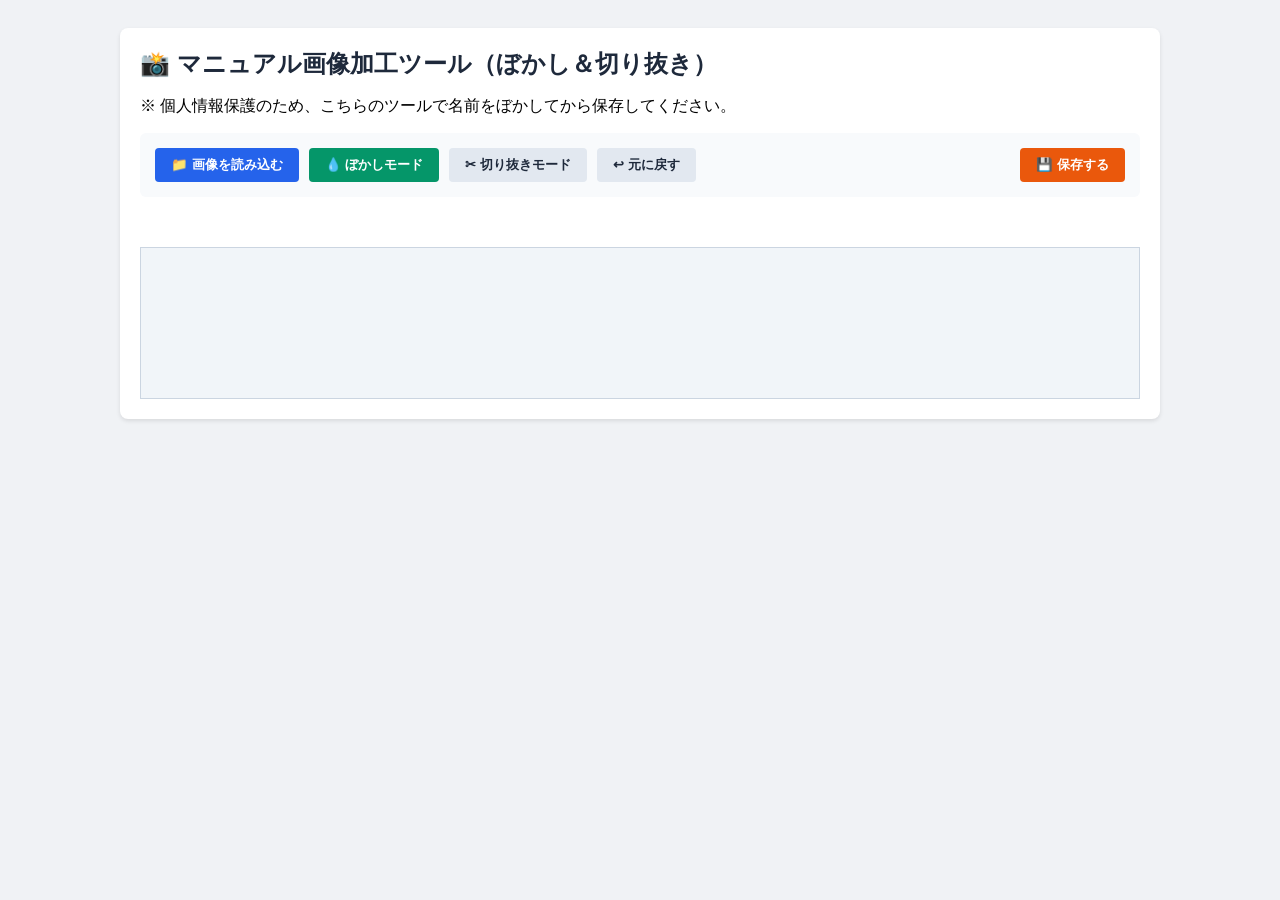
<file: image_editor.html>
﻿<!DOCTYPE html>
<html lang="ja">
<head>
    <meta charset="UTF-8">
    <meta name="viewport" content="width=device-width, initial-scale=1.0">
    <title>マニュアル用 画像処理ツール</title>
    <style>
        body { font-family: 'Segoe UI', sans-serif; background: #f0f2f5; padding: 20px; }
        .container { max-width: 1000px; margin: 0 auto; background: white; padding: 20px; border-radius: 8px; box-shadow: 0 2px 4px rgba(0,0,0,0.1); }
        h1 { font-size: 1.5rem; color: #1e293b; margin-top: 0; }
        .toolbar { display: flex; gap: 10px; margin-bottom: 20px; background: #f8fafc; padding: 15px; border-radius: 6px; align-items: center; }
        .btn { padding: 8px 16px; border: none; border-radius: 4px; cursor: pointer; font-weight: bold; }
        .btn-primary { background: #2563eb; color: white; }
        .btn-mode { background: #e2e8f0; color: #1e293b; }
        .btn-mode.active { background: #059669; color: white; }
        .editor-container { position: relative; margin-top: 20px; overflow: auto; max-height: 70vh; border: 1px solid #cbd5e1; background: #f1f5f9; display: flex; justify-content: center; }
        canvas { cursor: crosshair; max-width: 100%; display: block; }
        .file-list { display: flex; gap: 10px; overflow-x: auto; padding-bottom: 10px; margin-bottom: 20px; }
        .file-item { padding: 8px 12px; background: #e2e8f0; border-radius: 4px; cursor: pointer; white-space: nowrap; }
        .file-item.active { background: #2563eb; color: white; }
    </style>
</head>
<body>
    <div class="container">
        <h1>📸 マニュアル画像加工ツール（ぼかし＆切り抜き）</h1>
        <p>※ 個人情報保護のため、こちらのツールで名前をぼかしてから保存してください。</p>
        
        <div class="toolbar">
            <input type="file" id="file-input" multiple accept="image/*" style="display: none;">
            <button class="btn btn-primary" onclick="document.getElementById('file-input').click()">📁 画像を読み込む</button>
            <button id="mode-blur" class="btn btn-mode active">💧 ぼかしモード</button>
            <button id="mode-crop" class="btn btn-mode">✂ 切り抜きモード</button>
            <button id="btn-undo" class="btn btn-mode">↩ 元に戻す</button>
            <button id="btn-download" class="btn btn-primary" style="margin-left: auto; background: #ea580c;">💾 保存する</button>
        </div>

        <div class="file-list" id="file-list"></div>

        <div class="editor-container">
            <canvas id="canvas"></canvas>
        </div>
    </div>

    <script>
        const canvas = document.getElementById('canvas');
        const ctx = canvas.getContext('2d');
        let currentImage = null;
        let images = [];
        let currentImageIndex = -1;
        
        let mode = 'blur'; // 'blur' or 'crop'
        let isDragging = false;
        let startX, startY;
        let cropRect = null;
        let originalImageData = null;
        let history = [];

        // モード切替
        document.getElementById('mode-blur').onclick = (e) => {
            mode = 'blur';
            e.target.classList.add('active');
            document.getElementById('mode-crop').classList.remove('active');
            draw();
        };
        document.getElementById('mode-crop').onclick = (e) => {
            mode = 'crop';
            e.target.classList.add('active');
            document.getElementById('mode-blur').classList.remove('active');
            draw();
        };

        // ファイル読み込み
        document.getElementById('file-input').onchange = (e) => {
            const files = Array.from(e.target.files);
            files.forEach(file => {
                const reader = new FileReader();
                reader.onload = (event) => {
                    const img = new Image();
                    img.onload = () => {
                        images.push({ file: file, img: img, name: file.name, history: [] });
                        updateFileList();
                        if (currentImageIndex === -1) selectImage(0);
                    };
                    img.src = event.target.result;
                };
                reader.readAsDataURL(file);
            });
        };

        function updateFileList() {
            const list = document.getElementById('file-list');
            list.innerHTML = '';
            images.forEach((item, index) => {
                const el = document.createElement('div');
                el.className = 'file-item' + (index === currentImageIndex ? ' active' : '');
                el.innerText = item.name;
                el.onclick = () => selectImage(index);
                list.appendChild(el);
            });
        }

        function selectImage(index) {
            currentImageIndex = index;
            currentImage = images[index].img;
            history = images[index].history;
            updateFileList();
            
            canvas.width = currentImage.width;
            canvas.height = currentImage.height;
            if (history.length === 0) {
                ctx.drawImage(currentImage, 0, 0);
                saveHistory();
            } else {
                restoreHistory();
            }
        }

        function saveHistory() {
            history.push(canvas.toDataURL());
        }

        function restoreHistory() {
            if (history.length > 0) {
                const img = new Image();
                img.onload = () => {
                    canvas.width = img.width;
                    canvas.height = img.height;
                    ctx.drawImage(img, 0, 0);
                };
                img.src = history[history.length - 1];
            }
        }

        document.getElementById('btn-undo').onclick = () => {
            if (history.length > 1) {
                history.pop();
                restoreHistory();
            }
        };

        // マウスイベント
        function getMousePos(evt) {
            const rect = canvas.getBoundingClientRect();
            const scaleX = canvas.width / rect.width;
            const scaleY = canvas.height / rect.height;
            return {
                x: (evt.clientX - rect.left) * scaleX,
                y: (evt.clientY - rect.top) * scaleY
            };
        }

        canvas.onmousedown = (e) => {
            if (!currentImage) return;
            isDragging = true;
            const pos = getMousePos(e);
            startX = pos.x;
            startY = pos.y;
            originalImageData = ctx.getImageData(0, 0, canvas.width, canvas.height);
        };

        canvas.onmousemove = (e) => {
            if (!isDragging) return;
            const pos = getMousePos(e);
            ctx.putImageData(originalImageData, 0, 0);
            
            ctx.strokeStyle = mode === 'blur' ? 'rgba(0, 150, 255, 0.5)' : 'rgba(255, 0, 0, 0.8)';
            ctx.lineWidth = 3;
            ctx.strokeRect(startX, startY, pos.x - startX, pos.y - startY);
        };

        canvas.onmouseup = (e) => {
            if (!isDragging) return;
            isDragging = false;
            const pos = getMousePos(e);
            const w = pos.x - startX;
            const h = pos.y - startY;
            
            if (Math.abs(w) < 10 || Math.abs(h) < 10) {
                ctx.putImageData(originalImageData, 0, 0);
                return; // 小さすぎる場合は無視
            }

            ctx.putImageData(originalImageData, 0, 0);

            if (mode === 'blur') {
                applyBlur(startX, startY, w, h);
            } else if (mode === 'crop') {
                applyCrop(startX, startY, w, h);
            }
        };

        function applyBlur(x, y, w, h) {
            // 正の幅・高さに変換
            const rx = w < 0 ? x + w : x;
            const ry = h < 0 ? y + h : y;
            const rw = Math.abs(w);
            const rh = Math.abs(h);
            
            ctx.filter = 'blur(15px)';
            ctx.drawImage(canvas, rx, ry, rw, rh, rx, ry, rw, rh);
            ctx.filter = 'none';
            saveHistory();
        }

        function applyCrop(x, y, w, h) {
            const rx = w < 0 ? x + w : x;
            const ry = h < 0 ? y + h : y;
            const rw = Math.abs(w);
            const rh = Math.abs(h);

            const imageData = ctx.getImageData(rx, ry, rw, rh);
            canvas.width = rw;
            canvas.height = rh;
            ctx.putImageData(imageData, 0, 0);
            saveHistory();
        }

        // ダウンロード
        document.getElementById('btn-download').onclick = () => {
            if (!currentImage) return;
            const link = document.createElement('a');
            link.download = 'processed_' + images[currentImageIndex].name;
            link.href = canvas.toDataURL('image/jpeg', 0.9);
            link.click();
        };
    </script>
</body>
</html>
</file>
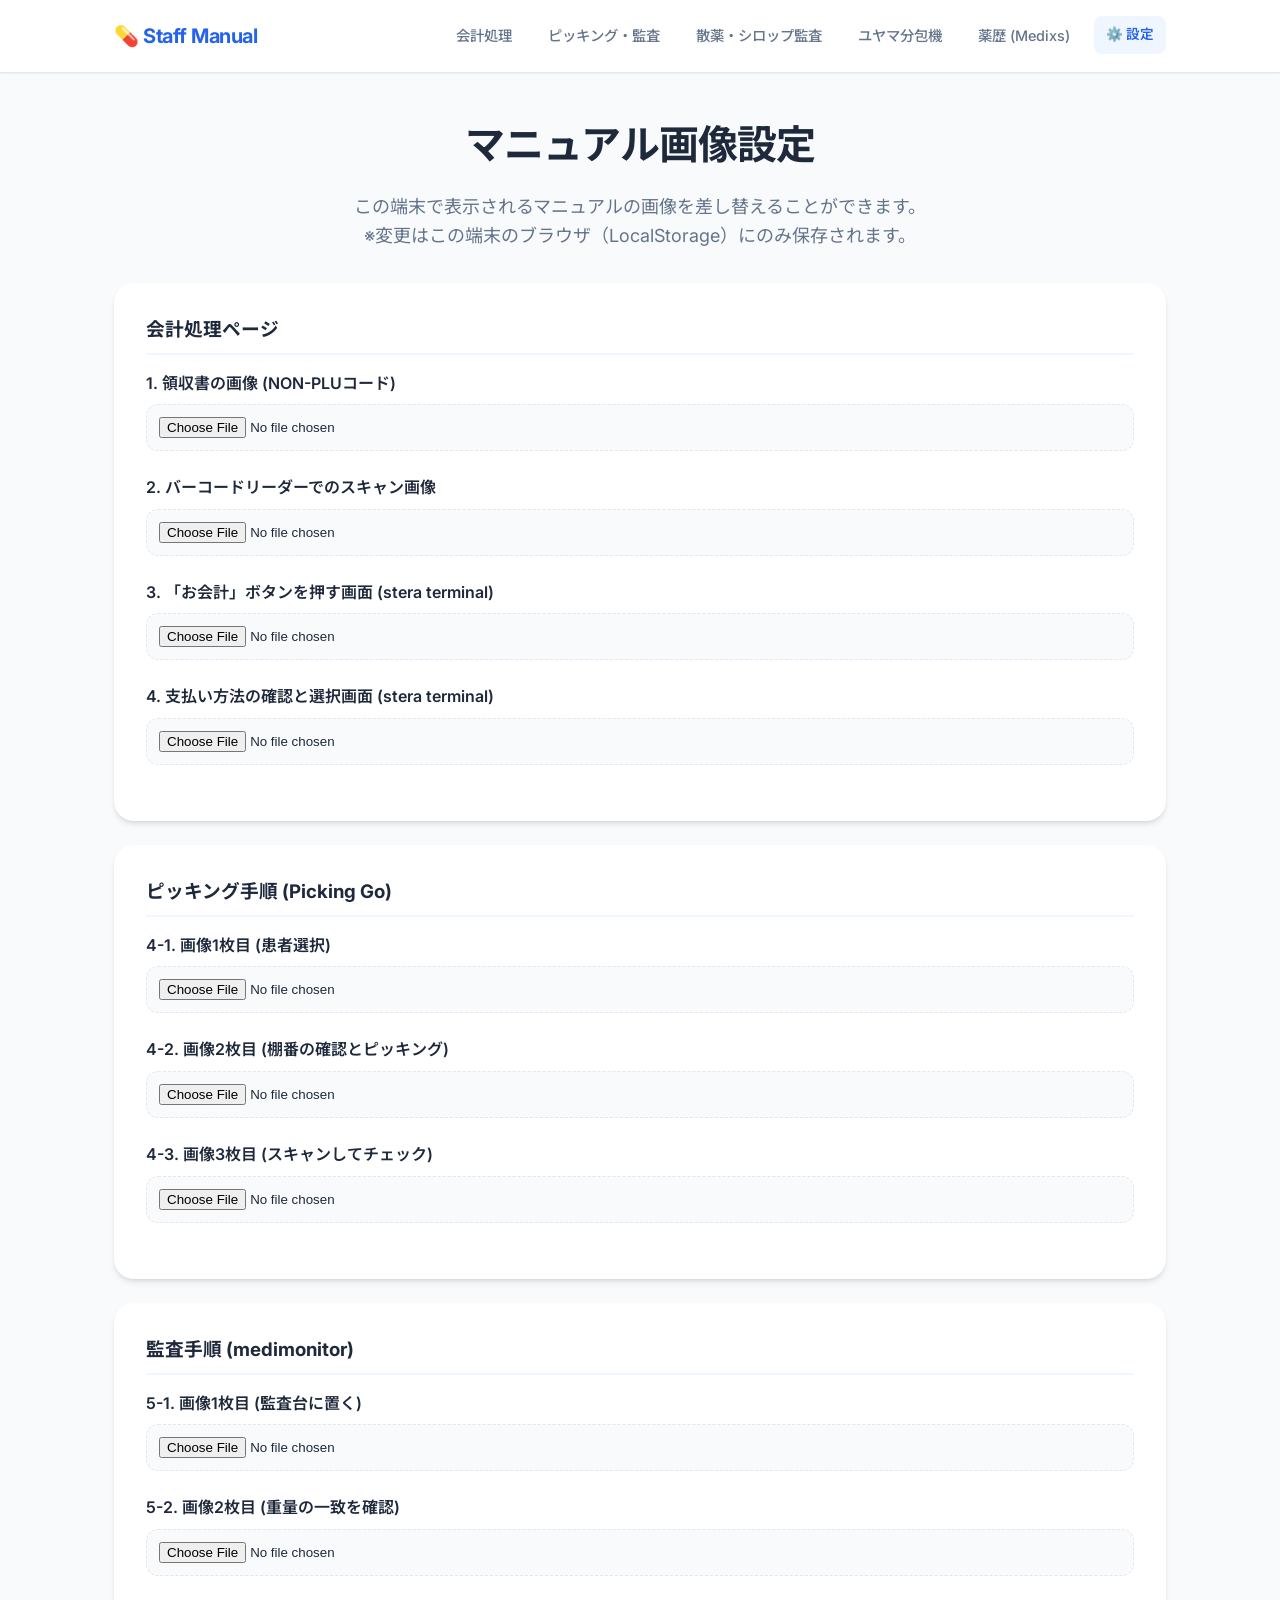
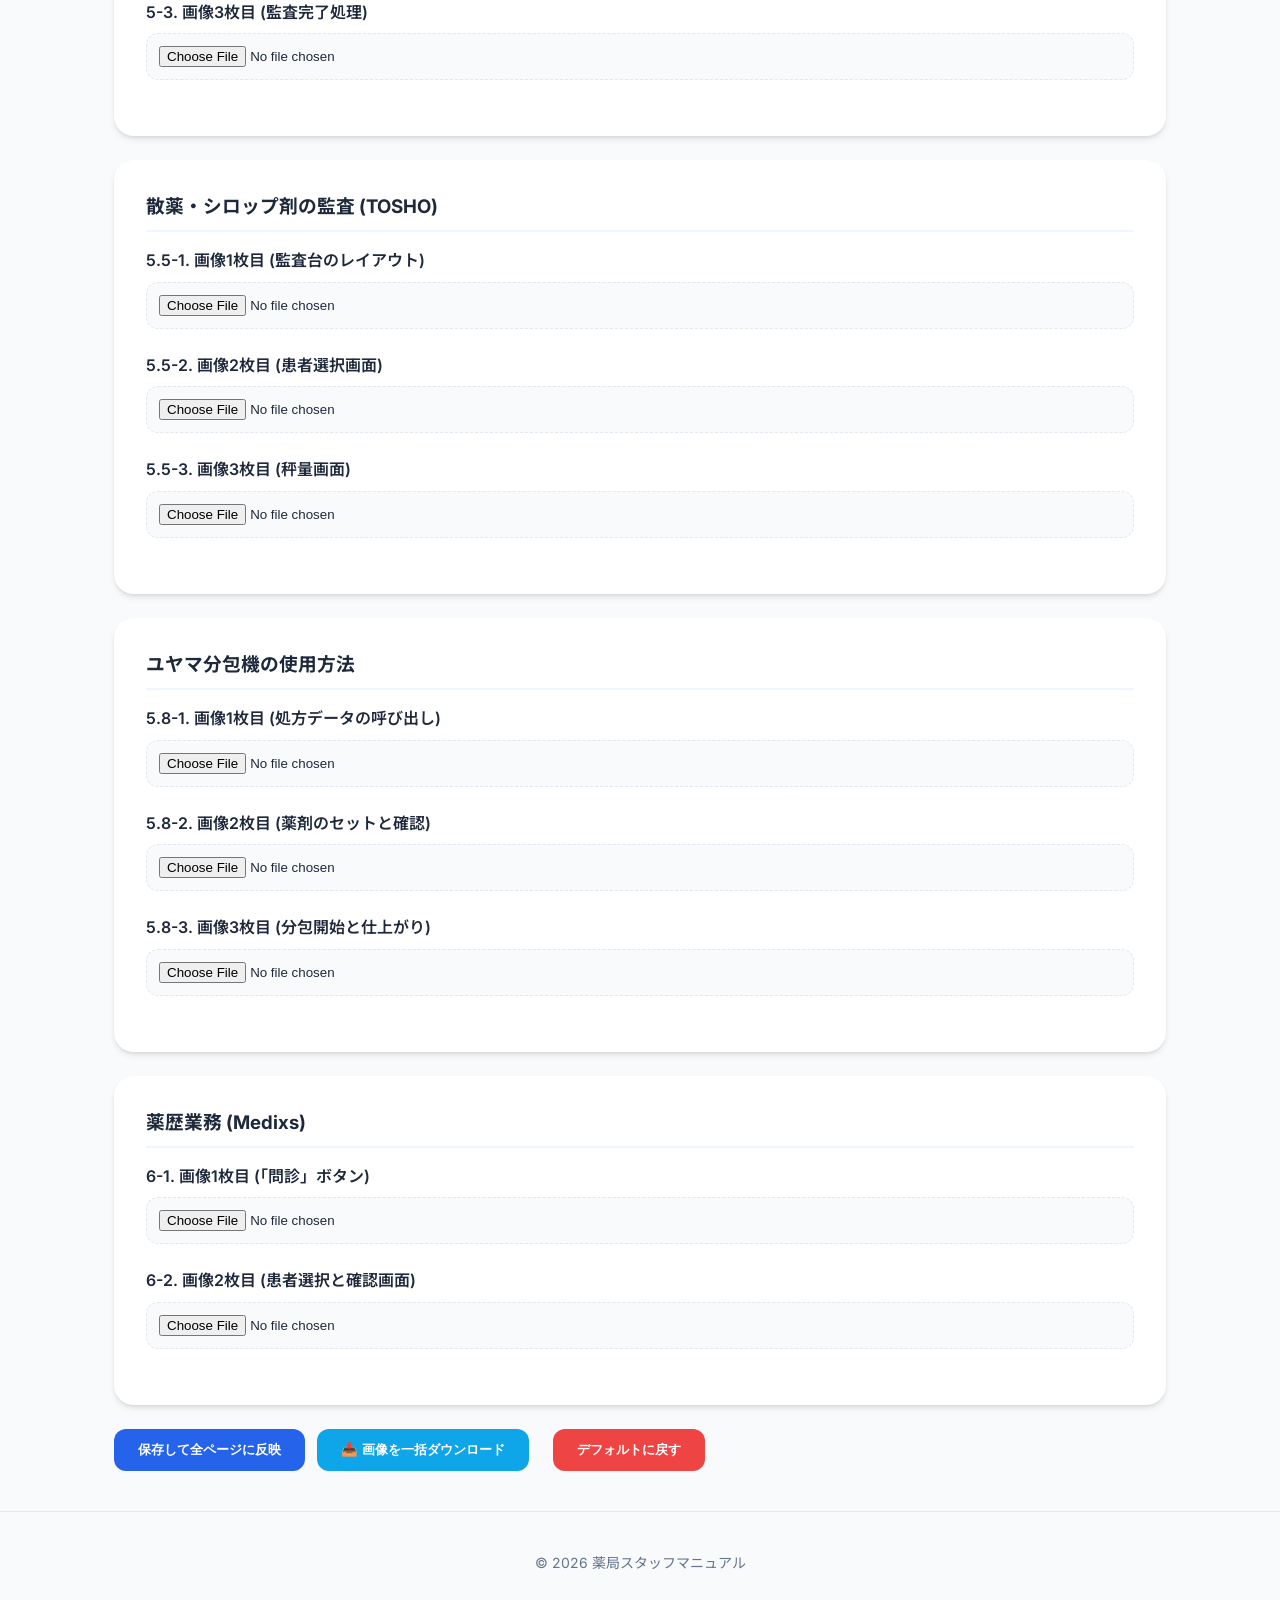
<file: settings.html>
﻿<!DOCTYPE html>
<html lang="ja">
<head>
    <meta charset="UTF-8">
    <meta name="viewport" content="width=device-width, initial-scale=1.0">
    <title>マニュアル設定 | 調剤薬局スタッフ用</title>
    <link rel="stylesheet" href="style.css?v=4">
    <link rel="preconnect" href="https://fonts.googleapis.com">
    <link rel="preconnect" href="https://fonts.gstatic.com" crossorigin>
    <link href="https://fonts.googleapis.com/css2?family=Inter:wght@400;500;600;700&family=Noto+Sans+JP:wght@400;500;700&display=swap" rel="stylesheet">
    <style>
        .settings-card {
            background: var(--bg-card);
            border-radius: var(--radius-lg);
            padding: 32px;
            box-shadow: var(--shadow-md);
            margin-bottom: 24px;
        }
        .form-group {
            margin-bottom: 24px;
        }
        .form-label {
            display: block;
            font-weight: 600;
            margin-bottom: 8px;
            color: var(--text-main);
        }
        .file-input {
            display: block;
            width: 100%;
            padding: 12px;
            border: 1px dashed var(--border-color);
            border-radius: var(--radius-md);
            background: var(--bg-body);
            cursor: pointer;
        }
        .preview-img {
            max-width: 100%;
            height: auto;
            max-height: 200px;
            margin-top: 12px;
            border-radius: var(--radius-md);
            display: none;
            border: 1px solid var(--border-color);
        }
        .btn {
            display: inline-block;
            padding: 12px 24px;
            font-weight: 600;
            border-radius: var(--radius-md);
            cursor: pointer;
            border: none;
            transition: var(--transition);
        }
        .btn-primary {
            background-color: var(--primary-color);
            color: white;
        }
        .btn-primary:hover {
            background-color: var(--primary-hover);
        }
        .btn-danger {
            background-color: #ef4444;
            color: white;
            margin-left: 12px;
        }
        .btn-danger:hover {
            background-color: #dc2626;
        }
        .actions {
            margin-top: 32px;
            padding-top: 24px;
            border-top: 1px solid var(--border-color);
            display: flex;
            align-items: center;
        }
        #save-message {
            margin-left: 16px;
            color: #10b981;
            font-weight: 600;
            opacity: 0;
            transition: opacity 0.3s;
        }
    </style>
</head>
<body>
    <header class="header">
        <div class="container">
            <h1 class="logo">💊 Staff Manual</h1>
            <nav class="nav">
                <ul>
                    <li><a href="index.html">会計処理</a></li>
                    <li><a href="picking-audit.html">ピッキング・監査</a></li>
                    <li><a href="tosho-audit.html">散薬・シロップ監査</a></li>
                    <li><a href="yuyama-pack.html">ユヤマ分包機</a></li>
                    <li><a href="medixs.html">薬歴 (Medixs)</a></li>
                    <li><a href="settings.html" class="active" style="font-size: 0.85rem;">⚙️ 設定</a></li>
                </ul>
            </nav>
        </div>
    </header>

    <main class="main-content container">
        <div class="hero" style="padding: 40px 0 32px;">
            <h2 class="page-title">マニュアル画像設定</h2>
            <p class="page-description">
                この端末で表示されるマニュアルの画像を差し替えることができます。<br>
                ※変更はこの端末のブラウザ（LocalStorage）にのみ保存されます。
            </p>
        </div>

        <div class="settings-card">
            <h3 style="margin-bottom: 16px; border-bottom: 2px solid var(--primary-light); padding-bottom: 8px;">会計処理ページ</h3>
            <div class="form-group">
                <label class="form-label">1. 領収書の画像 (NON-PLUコード)</label>
                <input type="file" id="input-receipt" class="file-input" accept="image/*">
                <img id="preview-receipt" class="preview-img" alt="プレビュー">
            </div>

            <div class="form-group">
                <label class="form-label">2. バーコードリーダーでのスキャン画像</label>
                <input type="file" id="input-scan" class="file-input" accept="image/*">
                <img id="preview-scan" class="preview-img" alt="プレビュー">
            </div>

            <div class="form-group">
                <label class="form-label">3. 「お会計」ボタンを押す画面 (stera terminal)</label>
                <input type="file" id="input-checkout" class="file-input" accept="image/*">
                <img id="preview-checkout" class="preview-img" alt="プレビュー">
            </div>

            <div class="form-group">
                <label class="form-label">4. 支払い方法の確認と選択画面 (stera terminal)</label>
                <input type="file" id="input-payment" class="file-input" accept="image/*">
                <img id="preview-payment" class="preview-img" alt="プレビュー">
            </div>
        </div>

        <div class="settings-card">
            <h3 style="margin-bottom: 16px; border-bottom: 2px solid var(--primary-light); padding-bottom: 8px;">ピッキング手順 (Picking Go)</h3>
            <div class="form-group">
                <label class="form-label">4-1. 画像1枚目 (患者選択)</label>
                <input type="file" id="input-picking-1" class="file-input" accept="image/*">
                <img id="preview-picking-1" class="preview-img" alt="プレビュー">
            </div>
            <div class="form-group">
                <label class="form-label">4-2. 画像2枚目 (棚番の確認とピッキング)</label>
                <input type="file" id="input-picking-2" class="file-input" accept="image/*">
                <img id="preview-picking-2" class="preview-img" alt="プレビュー">
            </div>
            <div class="form-group">
                <label class="form-label">4-3. 画像3枚目 (スキャンしてチェック)</label>
                <input type="file" id="input-picking-3" class="file-input" accept="image/*">
                <img id="preview-picking-3" class="preview-img" alt="プレビュー">
            </div>
        </div>

        <div class="settings-card">
            <h3 style="margin-bottom: 16px; border-bottom: 2px solid var(--primary-light); padding-bottom: 8px;">監査手順 (medimonitor)</h3>
            <div class="form-group">
                <label class="form-label">5-1. 画像1枚目 (監査台に置く)</label>
                <input type="file" id="input-audit-1" class="file-input" accept="image/*">
                <img id="preview-audit-1" class="preview-img" alt="プレビュー">
            </div>
            <div class="form-group">
                <label class="form-label">5-2. 画像2枚目 (重量の一致を確認)</label>
                <input type="file" id="input-audit-2" class="file-input" accept="image/*">
                <img id="preview-audit-2" class="preview-img" alt="プレビュー">
            </div>
            <div class="form-group">
                <label class="form-label">5-3. 画像3枚目 (監査完了処理)</label>
                <input type="file" id="input-audit-3" class="file-input" accept="image/*">
                <img id="preview-audit-3" class="preview-img" alt="プレビュー">
            </div>
        </div>

        <div class="settings-card">
            <h3 style="margin-bottom: 16px; border-bottom: 2px solid var(--primary-light); padding-bottom: 8px;">散薬・シロップ剤の監査 (TOSHO)</h3>
            <div class="form-group">
                <label class="form-label">5.5-1. 画像1枚目 (監査台のレイアウト)</label>
                <input type="file" id="input-tosho-1" class="file-input" accept="image/*">
                <img id="preview-tosho-1" class="preview-img" alt="プレビュー">
            </div>
            <div class="form-group">
                <label class="form-label">5.5-2. 画像2枚目 (患者選択画面)</label>
                <input type="file" id="input-tosho-2" class="file-input" accept="image/*">
                <img id="preview-tosho-2" class="preview-img" alt="プレビュー">
            </div>
            <div class="form-group">
                <label class="form-label">5.5-3. 画像3枚目 (秤量画面)</label>
                <input type="file" id="input-tosho-3" class="file-input" accept="image/*">
                <img id="preview-tosho-3" class="preview-img" alt="プレビュー">
            </div>
        </div>

        <div class="settings-card">
            <h3 style="margin-bottom: 16px; border-bottom: 2px solid var(--primary-light); padding-bottom: 8px;">ユヤマ分包機の使用方法</h3>
            <div class="form-group">
                <label class="form-label">5.8-1. 画像1枚目 (処方データの呼び出し)</label>
                <input type="file" id="input-yuyama-1" class="file-input" accept="image/*">
                <img id="preview-yuyama-1" class="preview-img" alt="プレビュー">
            </div>
            <div class="form-group">
                <label class="form-label">5.8-2. 画像2枚目 (薬剤のセットと確認)</label>
                <input type="file" id="input-yuyama-2" class="file-input" accept="image/*">
                <img id="preview-yuyama-2" class="preview-img" alt="プレビュー">
            </div>
            <div class="form-group">
                <label class="form-label">5.8-3. 画像3枚目 (分包開始と仕上がり)</label>
                <input type="file" id="input-yuyama-3" class="file-input" accept="image/*">
                <img id="preview-yuyama-3" class="preview-img" alt="プレビュー">
            </div>
        </div>

        <div class="settings-card">
            <h3 style="margin-bottom: 16px; border-bottom: 2px solid var(--primary-light); padding-bottom: 8px;">薬歴業務 (Medixs)</h3>
            <div class="form-group">
                <label class="form-label">6-1. 画像1枚目 (「問診」ボタン)</label>
                <input type="file" id="input-medixs-1" class="file-input" accept="image/*">
                <img id="preview-medixs-1" class="preview-img" alt="プレビュー">
            </div>
            <div class="form-group">
                <label class="form-label">6-2. 画像2枚目 (患者選択と確認画面)</label>
                <input type="file" id="input-medixs-2" class="file-input" accept="image/*">
                <img id="preview-medixs-2" class="preview-img" alt="プレビュー">
            </div>
        </div>

        <div class="settings-card" style="background: transparent; box-shadow: none; padding: 0; display: flex; align-items: center;">
            <button id="btn-save" class="btn btn-primary" style="margin-right: 12px;">保存して全ページに反映</button>
            <button id="btn-export" class="btn btn-primary" style="background-color: #0ea5e9; border-color: #0284c7; margin-right: 12px;">📥 画像を一括ダウンロード</button>
            <button id="btn-reset" class="btn btn-danger">デフォルトに戻す</button>
            <span id="save-message">✔ 保存しました！</span>
        </div>
    </main>

    <footer class="footer">
        <div class="container">
            <p>&copy; 2026 薬局スタッフマニュアル</p>
        </div>
    </footer>
    <script src="js/settings.js"></script>
</body>
</html>
</file>
<file: style.css>
:root {
    --primary-color: #2563eb;
    --primary-light: #eff6ff;
    --primary-hover: #1d4ed8;
    --text-main: #1e293b;
    --text-muted: #64748b;
    --bg-body: #f8fafc;
    --bg-card: #ffffff;
    --border-color: #e2e8f0;
    --accent-color: #0ea5e9;
    --shadow-sm: 0 1px 2px 0 rgb(0 0 0 / 0.05);
    --shadow-md: 0 4px 6px -1px rgb(0 0 0 / 0.1), 0 2px 4px -2px rgb(0 0 0 / 0.1);
    --shadow-lg: 0 10px 15px -3px rgb(0 0 0 / 0.1), 0 4px 6px -4px rgb(0 0 0 / 0.1);
    --radius-md: 12px;
    --radius-lg: 20px;
    --transition: all 0.3s cubic-bezier(0.4, 0, 0.2, 1);
}

* {
    margin: 0;
    padding: 0;
    box-sizing: border-box;
}

body {
    font-family: 'Inter', 'Noto Sans JP', sans-serif;
    background-color: var(--bg-body);
    color: var(--text-main);
    line-height: 1.6;
    -webkit-font-smoothing: antialiased;
}

.container {
    max-width: 1100px;
    margin: 0 auto;
    padding: 0 24px;
}

/* Header */
.header {
    background-color: var(--bg-card);
    border-bottom: 1px solid var(--border-color);
    position: sticky;
    top: 0;
    z-index: 100;
    box-shadow: var(--shadow-sm);
}

.header .container {
    display: flex;
    justify-content: space-between;
    align-items: center;
    height: 72px;
}

.logo {
    font-size: 1.25rem;
    font-weight: 700;
    color: var(--primary-color);
    letter-spacing: -0.025em;
    white-space: nowrap;
}

.nav ul {
    display: flex;
    gap: 12px;
    list-style: none;
    flex-wrap: nowrap;
}

.nav a {
    text-decoration: none;
    color: var(--text-muted);
    font-weight: 500;
    font-size: 0.9rem;
    transition: var(--transition);
    padding: 8px 12px;
    border-radius: 8px;
    white-space: nowrap;
    display: inline-block;
}

.nav a:hover {
    color: var(--primary-color);
    background-color: var(--primary-light);
}

.nav a.active {
    color: var(--primary-color);
    background-color: var(--primary-light);
    font-weight: 600;
}

/* Hero Section */
.hero {
    padding: 64px 0 48px;
    text-align: center;
}

.badge {
    display: inline-block;
    padding: 6px 16px;
    background: linear-gradient(135deg, var(--primary-color), var(--accent-color));
    color: white;
    font-size: 0.875rem;
    font-weight: 600;
    border-radius: 9999px;
    margin-bottom: 16px;
    box-shadow: 0 4px 14px 0 rgba(37, 99, 235, 0.39);
}

.page-title {
    font-size: 2.5rem;
    font-weight: 700;
    margin-bottom: 16px;
    color: var(--text-main);
    letter-spacing: -0.025em;
}

.page-description {
    font-size: 1.125rem;
    color: var(--text-muted);
    max-width: 600px;
    margin: 0 auto;
}

/* Steps Section */
.steps-container {
    display: flex;
    flex-direction: column;
    gap: 32px;
    padding-bottom: 80px;
}

.step-card {
    background: var(--bg-card);
    border-radius: var(--radius-lg);
    padding: 40px;
    box-shadow: var(--shadow-md);
    display: flex;
    gap: 32px;
    position: relative;
    transition: var(--transition);
    border: 1px solid transparent;
}

.step-card:hover {
    transform: translateY(-4px);
    box-shadow: var(--shadow-lg);
    border-color: var(--primary-light);
}

.step-number {
    font-size: 3rem;
    font-weight: 800;
    color: var(--primary-light);
    -webkit-text-stroke: 2px var(--primary-color);
    line-height: 1;
    min-width: 80px;
}

.step-content {
    flex: 1;
}

.step-title {
    font-size: 1.5rem;
    font-weight: 700;
    margin-bottom: 16px;
    color: var(--text-main);
}

.step-text {
    font-size: 1.05rem;
    color: var(--text-muted);
    margin-bottom: 24px;
}

.step-text strong {
    color: var(--primary-color);
}

/* Image Gallery */
.image-gallery {
    display: grid;
    grid-template-columns: repeat(auto-fit, minmax(240px, 1fr));
    gap: 24px;
    margin-top: 24px;
}

.image-gallery.single-image {
    grid-template-columns: minmax(240px, 400px);
}

.image-wrapper {
    position: relative;
    border-radius: var(--radius-md);
    overflow: hidden;
    background: #f1f5f9;
    border: 1px solid var(--border-color);
}

.step-image {
    width: 100%;
    height: auto;
    display: block;
    aspect-ratio: 4/3;
    object-fit: cover;
    transition: var(--transition);
    /* For images that might not have a perfect ratio, add a light background */
    background-color: #e2e8f0;
}

.image-wrapper:hover .step-image {
    transform: scale(1.05);
}

.image-caption {
    position: absolute;
    bottom: 0;
    left: 0;
    right: 0;
    background: rgba(255, 255, 255, 0.9);
    backdrop-filter: blur(4px);
    padding: 8px 12px;
    font-size: 0.875rem;
    font-weight: 600;
    color: var(--text-main);
    text-align: center;
    border-top: 1px solid var(--border-color);
}

/* Alert Box */
.alert-box {
    display: flex;
    gap: 16px;
    background-color: #f0fdfa;
    border-left: 4px solid #0d9488;
    padding: 20px;
    border-radius: var(--radius-md);
    margin-bottom: 24px;
}

.alert-icon {
    font-size: 1.5rem;
}

.alert-content strong {
    display: block;
    color: #0f766e;
    margin-bottom: 4px;
    font-size: 1.1rem;
}

.alert-content p {
    color: #115e59;
    font-size: 0.95rem;
    margin: 0;
}

/* Footer */
.footer {
    text-align: center;
    padding: 40px 0;
    color: var(--text-muted);
    font-size: 0.875rem;
    border-top: 1px solid var(--border-color);
    margin-top: 40px;
}

/* Responsive */
@media (max-width: 768px) {
    /* Header & Nav adjustments for mobile */
    .header {
        position: relative;
    }

    .header .container {
        flex-direction: column;
        height: auto;
        padding: 12px 0 0 0;
        gap: 12px;
        align-items: flex-start;
    }

    .logo {
        padding: 0 24px;
        font-size: 1.05rem;
    }

    .nav {
        width: 100%;
        overflow-x: auto;
        -webkit-overflow-scrolling: touch;
        padding-bottom: 12px;
        position: relative;
    }

    /* Hide scrollbar for nav */
    .nav::-webkit-scrollbar {
        display: none;
    }
    .nav {
        -ms-overflow-style: none;
        scrollbar-width: none;
    }

    /* 右端フェード＋矢印（スクロール可能を示す） */
    .nav-scroll-wrapper {
        position: relative;
        width: 100%;
    }

    .nav-scroll-wrapper::after {
        content: '›';
        position: absolute;
        top: 0;
        right: 0;
        height: calc(100% - 12px);
        width: 52px;
        background: linear-gradient(to right, transparent, var(--bg-card) 70%);
        display: flex;
        align-items: center;
        justify-content: flex-end;
        padding-right: 10px;
        font-size: 1.4rem;
        color: var(--primary-color);
        pointer-events: none;
        transition: opacity 0.3s;
        opacity: 1;
    }

    .nav-scroll-wrapper.scrolled-end::after {
        opacity: 0;
    }

    .nav ul {
        padding: 0 24px;
        gap: 8px;
    }

    .nav a {
        white-space: nowrap;
        font-size: 0.82rem;
        padding: 5px 10px;
    }

    /* Hero */
    .hero {
        padding: 28px 0 20px;
    }

    .page-title {
        font-size: 1.35rem;
        letter-spacing: -0.01em;
    }

    .page-description {
        font-size: 0.92rem;
    }

    /* Step cards */
    .step-card {
        flex-direction: column;
        gap: 12px;
        padding: 18px 16px;
    }

    .step-number {
        font-size: 2rem;
        -webkit-text-stroke: 1px var(--primary-color);
    }

    .step-title {
        font-size: 1.15rem;
        margin-bottom: 10px;
    }

    .step-text {
        font-size: 0.92rem;
    }

    /* Alert box */
    .alert-box {
        padding: 14px;
        gap: 10px;
    }

    .alert-icon {
        font-size: 1.2rem;
    }

    .alert-content strong {
        font-size: 0.92rem;
    }

    .alert-content p {
        font-size: 0.88rem;
    }

    /* Flow items */
    .flow-item-content h4 {
        font-size: 0.95rem;
    }

    .flow-item-content p {
        font-size: 0.88rem;
    }

    .image-gallery.single-image {
        grid-template-columns: 1fr;
    }

    /* Next page button */
    .next-page-btn {
        font-size: 0.92rem;
        padding: 13px 24px;
    }
}

/* Flow Layout for Multiple Images */
.flow-container {
    display: flex;
    flex-direction: column;
    gap: 16px;
    margin-top: 24px;
}

.flow-item {
    display: flex;
    gap: 24px;
    align-items: center;
    background: var(--bg-body);
    padding: 16px;
    border-radius: var(--radius-md);
    border: 1px solid var(--border-color);
}

.flow-item-image {
    flex: 0 0 240px;
}

.flow-item-image img {
    width: 100%;
    height: auto;
    border-radius: var(--radius-md);
    border: 1px solid var(--border-color);
    background-color: #e2e8f0;
}

.flow-item-content {
    flex: 1;
}

.flow-item-content h4 {
    color: var(--primary-color);
    font-size: 1.1rem;
    margin-bottom: 8px;
    display: flex;
    align-items: center;
    gap: 8px;
}

.flow-badge {
    background-color: var(--primary-color);
    color: white;
    font-size: 0.8rem;
    padding: 2px 8px;
    border-radius: 99px;
    font-weight: bold;
}

.flow-item-content p {
    color: var(--text-muted);
    font-size: 0.95rem;
    margin: 0;
}

.flow-arrow {
    text-align: center;
    color: var(--primary-light);
    font-size: 2rem;
    line-height: 1;
    margin: -8px 0;
    -webkit-text-stroke: 1px var(--primary-color);
}

@media (max-width: 768px) {
    .flow-item {
        flex-direction: column;
        align-items: flex-start;
        gap: 16px;
    }
    
    .flow-item-image {
        flex: auto;
        width: 100%;
    }
}

/* Grid Layout */
.grid-layout {
    display: grid;
    grid-template-columns: repeat(auto-fit, minmax(300px, 1fr));
    gap: 24px;
    margin-top: 16px;
}

.grid-item {
    background: var(--bg-body);
    padding: 20px;
    border-radius: var(--radius-md);
    border: 1px solid var(--border-color);
}

.grid-item h4 {
    color: var(--primary-color);
    font-size: 1.1rem;
    margin-bottom: 12px;
    border-bottom: 2px solid var(--primary-light);
    padding-bottom: 8px;
}

.grid-item p {
    color: var(--text-muted);
    font-size: 0.95rem;
    margin-bottom: 8px;
}

/* FAQ Accordion */
.faq-container {
    display: flex;
    flex-direction: column;
    gap: 12px;
    margin-top: 16px;
}

.faq-item {
    background: var(--bg-body);
    border: 1px solid var(--border-color);
    border-radius: var(--radius-md);
    overflow: hidden;
}

.faq-item summary {
    padding: 16px 20px;
    font-weight: 600;
    cursor: pointer;
    color: var(--text-main);
    display: flex;
    align-items: center;
    gap: 8px;
    list-style: none; /* Hide default arrow */
    position: relative;
    transition: background-color 0.2s;
}

.faq-item summary::-webkit-details-marker {
    display: none;
}

.faq-item summary:hover {
    background-color: var(--primary-light);
}

.faq-item summary::before {
    content: "Q.";
    color: var(--primary-color);
    font-weight: 800;
    font-size: 1.1rem;
}

.faq-item summary::after {
    content: "▼";
    position: absolute;
    right: 20px;
    color: var(--text-muted);
    font-size: 0.8rem;
    transition: transform 0.3s;
}

.faq-item[open] summary::after {
    transform: rotate(180deg);
}

.faq-answer {
    padding: 0 20px 20px 20px;
    color: var(--text-muted);
    font-size: 0.95rem;
    line-height: 1.6;
    border-top: 1px dashed var(--border-color);
    margin-top: 10px;
    padding-top: 16px;
    display: flex;
    gap: 8px;
}

.faq-answer::before {
    content: "A.";
    color: #0ea5e9;
    font-weight: 800;
    font-size: 1.1rem;
}

/* ---- ライトボックス ---- */
#lightbox-overlay {
    display: none;
    position: fixed;
    inset: 0;
    z-index: 9999;
    background: rgba(0, 0, 0, 0.85);
    align-items: center;
    justify-content: center;
    cursor: zoom-out;
}

#lightbox-overlay.active {
    display: flex;
    animation: lb-fade-in 0.2s ease;
}

@keyframes lb-fade-in {
    from { opacity: 0; }
    to   { opacity: 1; }
}

#lightbox-img {
    max-width: 92vw;
    max-height: 88vh;
    object-fit: contain;
    border-radius: 12px;
    box-shadow: 0 24px 60px rgba(0, 0, 0, 0.6);
    animation: lb-zoom-in 0.2s ease;
    cursor: default;
}

@keyframes lb-zoom-in {
    from { transform: scale(0.92); opacity: 0; }
    to   { transform: scale(1);    opacity: 1; }
}

#lightbox-close {
    position: fixed;
    top: 20px;
    right: 24px;
    background: rgba(255, 255, 255, 0.15);
    border: none;
    color: #fff;
    font-size: 1.4rem;
    line-height: 1;
    width: 40px;
    height: 40px;
    border-radius: 50%;
    cursor: pointer;
    display: flex;
    align-items: center;
    justify-content: center;
    transition: background 0.15s;
    z-index: 10000;
}

#lightbox-close:hover {
    background: rgba(255, 255, 255, 0.3);
}

/* ---- 次の項目へボタン ---- */
.next-page-nav {
    text-align: center;
    padding: 40px 24px 16px;
}

.next-page-btn {
    display: inline-flex;
    align-items: center;
    gap: 12px;
    background: linear-gradient(135deg, var(--primary-color), #6d28d9);
    color: #fff;
    text-decoration: none;
    font-size: 1.05rem;
    font-weight: 700;
    padding: 16px 36px;
    border-radius: 9999px;
    box-shadow: 0 6px 20px rgba(37, 99, 235, 0.35);
    transition: transform 0.2s ease, box-shadow 0.2s ease;
}

.next-page-btn:hover {
    transform: translateY(-3px);
    box-shadow: 0 10px 28px rgba(37, 99, 235, 0.45);
}

.next-arrow {
    font-size: 1.2rem;
    transition: transform 0.2s ease;
    display: inline-block;
}

.next-page-btn:hover .next-arrow {
    transform: translateX(5px);
}
</file>
